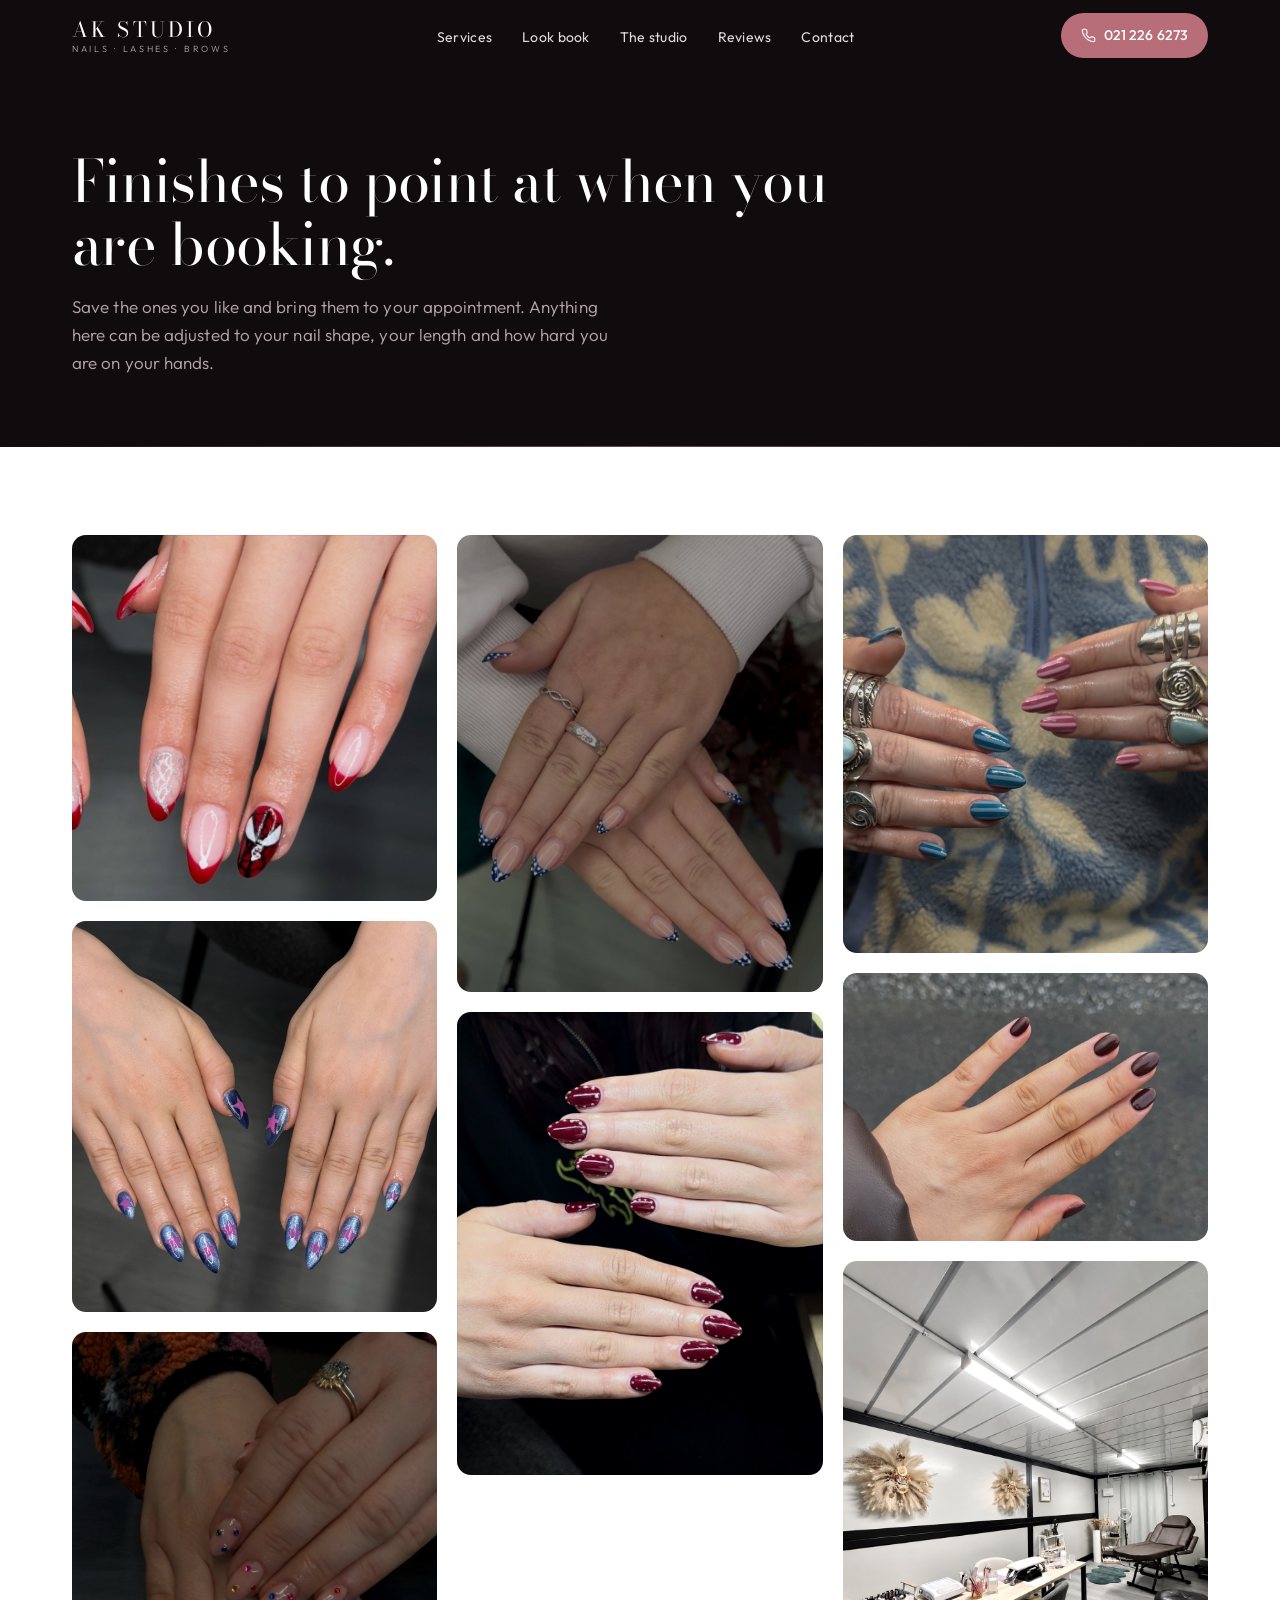
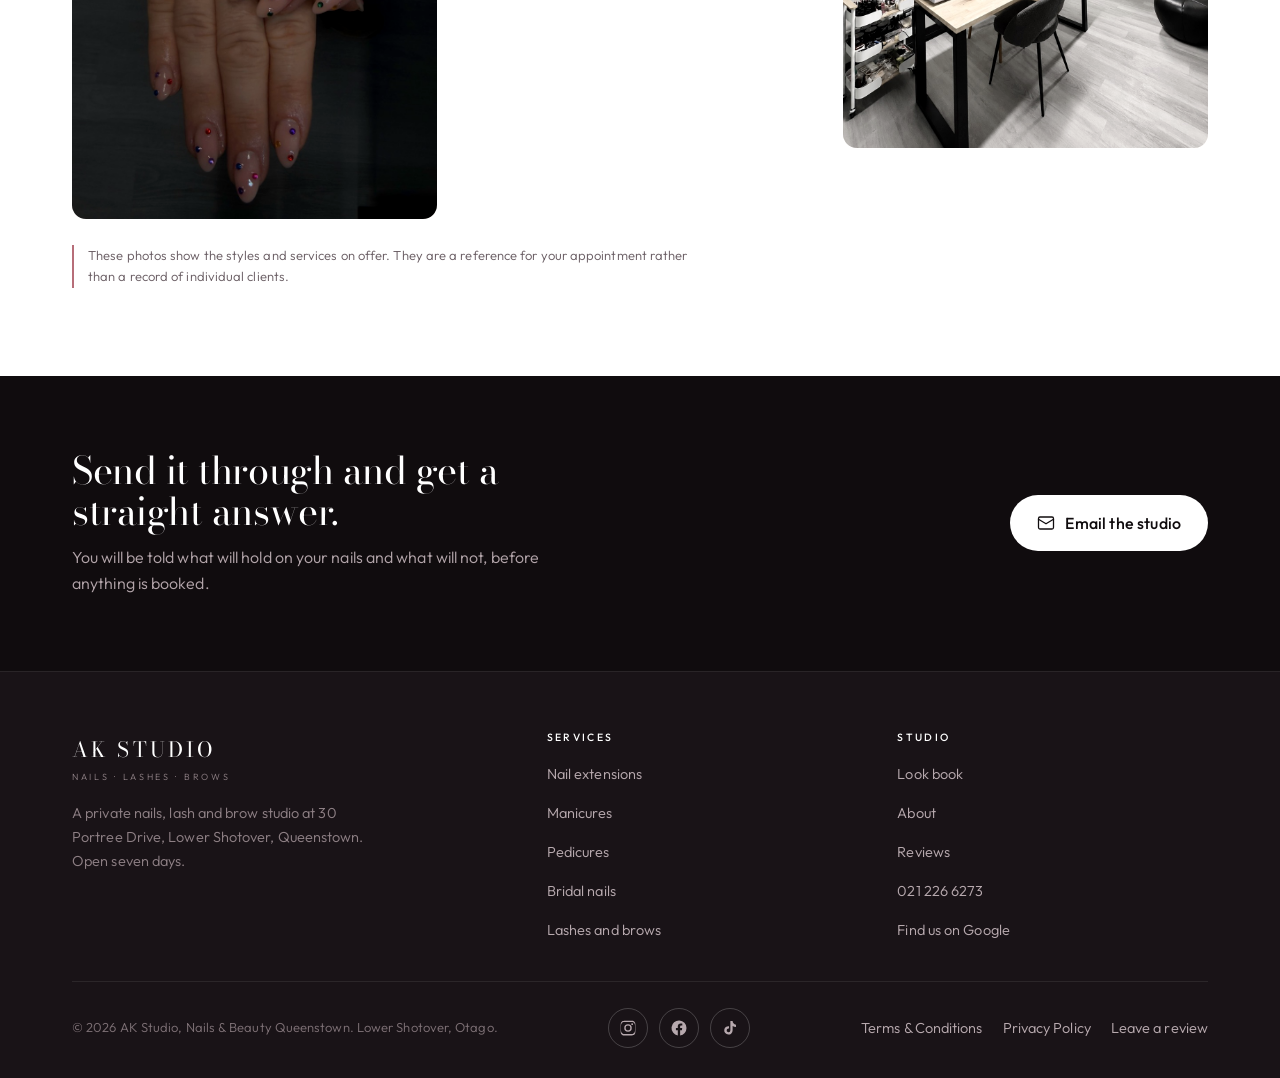
<file: gallery.html>
<!DOCTYPE html>
<html lang="en-NZ">
<head>
<meta charset="utf-8">
<meta name="viewport" content="width=device-width, initial-scale=1">
<title>Look book | AK STUDIO, Nails &amp; Beauty Queenstown</title>
<meta name="description" content="A look book of nail, lash and brow finishes available at AK Studio, Lower Shotover, Queenstown.">
<meta name="theme-color" content="#100C0E">
<link rel="icon" href="data:image/svg+xml,%3Csvg xmlns='http://www.w3.org/2000/svg' viewBox='0 0 100 100'%3E%3Crect width='100' height='100' rx='22' fill='%23100C0E'/%3E%3Ctext x='50' y='66' font-family='Georgia,serif' font-size='42' fill='%23B76E79' text-anchor='middle'%3EAK%3C/text%3E%3C/svg%3E">
<link rel="preconnect" href="https://fonts.googleapis.com">
<link rel="preconnect" href="https://fonts.gstatic.com" crossorigin>
<link href="https://fonts.googleapis.com/css2?family=Bodoni+Moda:ital,opsz,wght@0,6..96,400;0,6..96,500;1,6..96,400&family=Outfit:wght@300;400;500;600&display=swap" rel="stylesheet">
<link rel="stylesheet" href="styles.css">
</head>
<body>

<div class="intro" aria-hidden="true">
  <div class="intro-mark">AK STUDIO</div>
  <div class="intro-rule"></div>
  <div class="intro-sub">Look book</div>
</div>

<header class="nav">
  <div class="wrap nav-in">
    <a class="brand" href="index.html">
      <span class="brand-name">AK STUDIO</span>
      <span class="brand-sub">Nails &middot; Lashes &middot; Brows</span>
    </a>
    <nav>
      <ul class="nav-links">
        <li><a href="services.html">Services</a></li>
        <li><a href="gallery.html">Look book</a></li>
        <li><a href="index.html#about">The studio</a></li>
        <li><a href="index.html#reviews">Reviews</a></li>
        <li><a href="index.html#contact">Contact</a></li>
      </ul>
    </nav>
    <a class="nav-cta" href="tel:+64212266273">
      <svg viewBox="0 0 24 24" fill="none" stroke="currentColor" stroke-width="1.7" stroke-linecap="round" stroke-linejoin="round" aria-hidden="true"><path d="M22 16.9v3a2 2 0 0 1-2.2 2 19.8 19.8 0 0 1-8.6-3.1 19.5 19.5 0 0 1-6-6A19.8 19.8 0 0 1 2.1 4.2 2 2 0 0 1 4.1 2h3a2 2 0 0 1 2 1.7c.1 1 .4 1.9.7 2.8a2 2 0 0 1-.5 2.1L8.1 9.9a16 16 0 0 0 6 6l1.3-1.2a2 2 0 0 1 2.1-.5c.9.3 1.8.6 2.8.7a2 2 0 0 1 1.7 2Z"/></svg>
      021 226 6273
    </a>
    <button class="burger" aria-label="Open menu" aria-expanded="false"><span></span><span></span><span></span></button>
  </div>
</header>

<div class="mobile-menu">
  <a class="mm-link" href="services.html">Services</a>
  <a class="mm-link" href="gallery.html">Look book</a>
  <a class="mm-link" href="index.html#about">The studio</a>
  <a class="mm-link" href="index.html#reviews">Reviews</a>
  <a class="mm-link" href="index.html#contact">Contact</a>
  <div class="mm-actions">
    <a class="btn btn-primary btn-block" href="tel:+64212266273">Call 021 226 6273</a>
  </div>
</div>

<section class="page-hero">
  <div class="wrap">
    <h1>Finishes to point at when you are booking.</h1>
    <p>Save the ones you like and bring them to your appointment. Anything here can be adjusted to your nail shape, your length and how hard you are on your hands.</p>
  </div>
</section>

<section class="sec">
  <div class="wrap">
    <div class="masonry rv">
      <figure><img src="img/hero-red.jpg" alt="A set of red french tip extensions with hand painted heart detail" width="1600" height="1600" loading="lazy" decoding="async"></figure>
      <figure><img src="img/chrome-stars.jpg" alt="Blue chrome almond nails with pink star art" width="1308" height="1400" loading="lazy" decoding="async"></figure>
      <figure><img src="img/gem-nails.jpg" alt="Soft nude nails set with fine coloured gems" width="825" height="1100" loading="lazy" decoding="async"></figure>
      <figure><img src="img/polka-french.jpg" alt="Navy polka dot french tips on natural nails" width="881" height="1100" loading="lazy" decoding="async"></figure>
      <figure><img src="img/burgundy-stitch.jpg" alt="Burgundy nails with fine white stitch detail" width="868" height="1100" loading="lazy" decoding="async"></figure>
      <figure><img src="img/chrome-duo.jpg" alt="Blue and pink chrome nails worn with silver rings" width="1226" height="1400" loading="lazy" decoding="async"></figure>
      <figure><img src="img/plum-nails.jpg" alt="A natural manicure finished in a deep plum polish" width="1100" height="807" loading="lazy" decoding="async"></figure>
      <figure><img src="img/studio.jpg" alt="Inside AK Studio, with the nail desk, polish wall and treatment chair" width="1050" height="1400" loading="lazy" decoding="async"></figure>
    </div>

    <p class="note">These photos show the styles and services on offer. They are a reference for your appointment rather than a record of individual clients.</p>
  </div>
</section>

<section class="banner">
  <div class="wrap banner-in">
    <div class="rv">
      <h2>Send it through and get a straight answer.</h2>
      <p>You will be told what will hold on your nails and what will not, before anything is booked.</p>
    </div>
    <a class="btn btn-solid-light rv" href="#" data-gmail data-user="akstudionz" data-domain="gmail.com" data-su="Look%20book%20enquiry%20-%20AK%20Studio" data-body="Hi%20Antoneta%2C%0A%0AI%20saw%20a%20look%20on%20your%20site%20I%27d%20like%20to%20ask%20about%3A%0A%0AThanks%2C">
      <svg viewBox="0 0 24 24" fill="none" stroke="currentColor" stroke-width="1.7" stroke-linecap="round" stroke-linejoin="round" aria-hidden="true"><rect x="2" y="4" width="20" height="16" rx="2"/><path d="m2 7 10 6L22 7"/></svg>
      Email the studio
    </a>
  </div>
</section>

<footer class="foot">
  <div class="wrap">
    <div class="foot-top">
      <div class="foot-brand">
        <span class="brand-name" style="font-family:'Bodoni Moda',serif;font-size:21px;letter-spacing:.15em;display:block">AK STUDIO</span>
        <span class="brand-sub" style="display:block;font-size:9px;letter-spacing:.3em;text-transform:uppercase;margin-top:4px">Nails &middot; Lashes &middot; Brows</span>
        <p>A private nails, lash and brow studio at 30 Portree Drive, Lower Shotover, Queenstown. Open seven days.</p>
      </div>
      <div>
        <h4>Services</h4>
        <ul>
          <li><a href="services.html">Nail extensions</a></li>
          <li><a href="services.html">Manicures</a></li>
          <li><a href="services.html">Pedicures</a></li>
          <li><a href="services.html">Bridal nails</a></li>
          <li><a href="services.html">Lashes and brows</a></li>
        </ul>
      </div>
      <div>
        <h4>Studio</h4>
        <ul>
          <li><a href="gallery.html">Look book</a></li>
          <li><a href="index.html#about">About</a></li>
          <li><a href="index.html#reviews">Reviews</a></li>
          <li><a href="tel:+64212266273">021 226 6273</a></li>
          <li><a href="https://www.google.com/maps?cid=16195463878832353439" target="_blank" rel="noopener">Find us on Google</a></li>
        </ul>
      </div>
    </div>
    <div class="foot-bottom">
      <span>&copy; <span data-year>2026</span> AK Studio, Nails &amp; Beauty Queenstown. Lower Shotover, Otago.</span>
      <div class="socials">
        <a class="social" href="https://www.instagram.com/akstudio_nz/" target="_blank" rel="noopener" aria-label="AK Studio on Instagram">
          <svg viewBox="0 0 24 24" fill="currentColor" aria-hidden="true"><path d="M12 2.2c3.2 0 3.6 0 4.9.07 1.2.05 1.8.25 2.2.42.6.22 1 .48 1.4.9.43.42.7.83.9 1.4.18.42.38 1 .43 2.2.06 1.3.07 1.7.07 4.9s0 3.6-.07 4.9c-.05 1.2-.25 1.8-.42 2.2a3.9 3.9 0 0 1-.9 1.4c-.43.43-.84.7-1.4.9-.43.18-1 .38-2.2.43-1.3.06-1.7.07-4.9.07s-3.6 0-4.9-.07c-1.2-.05-1.8-.25-2.2-.42a3.9 3.9 0 0 1-1.4-.9 3.9 3.9 0 0 1-.9-1.4c-.18-.43-.38-1-.43-2.2C2.2 15.6 2.2 15.2 2.2 12s0-3.6.07-4.9c.05-1.2.25-1.8.42-2.2.22-.6.48-1 .9-1.4a3.9 3.9 0 0 1 1.4-.9c.43-.18 1-.38 2.2-.43C8.4 2.2 8.8 2.2 12 2.2Zm0 1.8c-3.1 0-3.5 0-4.7.07-1.1.05-1.7.24-2.1.4-.5.2-.9.44-1.3.83-.4.4-.63.8-.83 1.3-.16.4-.35 1-.4 2.1C2.6 9.9 2.6 10.3 2.6 12s0 2.1.07 3.3c.05 1.1.24 1.7.4 2.1.2.5.44.9.83 1.3.4.4.8.63 1.3.83.4.16 1 .35 2.1.4 1.2.06 1.6.07 4.7.07s3.5 0 4.7-.07c1.1-.05 1.7-.24 2.1-.4.5-.2.9-.44 1.3-.83.4-.4.63-.8.83-1.3.16-.4.35-1 .4-2.1.06-1.2.07-1.6.07-3.3s0-2.1-.07-3.3c-.05-1.1-.24-1.7-.4-2.1a3.5 3.5 0 0 0-.83-1.3 3.5 3.5 0 0 0-1.3-.83c-.4-.16-1-.35-2.1-.4C15.5 4 15.1 4 12 4Zm0 3a5 5 0 1 1 0 10 5 5 0 0 1 0-10Zm0 1.8a3.2 3.2 0 1 0 0 6.4 3.2 3.2 0 0 0 0-6.4Zm5.2-3.1a1.2 1.2 0 1 1 0 2.3 1.2 1.2 0 0 1 0-2.3Z"/></svg>
        </a>
        <a class="social" href="https://www.facebook.com/search/top?q=AK%20Studio%20Nails%20%26%20Beauty%20Queenstown" target="_blank" rel="noopener" aria-label="Find AK Studio on Facebook">
          <svg viewBox="0 0 24 24" fill="currentColor" aria-hidden="true"><path d="M22 12a10 10 0 1 0-11.6 9.9v-7H7.9V12h2.5V9.8c0-2.5 1.5-3.9 3.8-3.9 1.1 0 2.2.2 2.2.2v2.5h-1.3c-1.2 0-1.6.8-1.6 1.6V12h2.8l-.45 2.9h-2.35v7A10 10 0 0 0 22 12Z"/></svg>
        </a>
        <a class="social" href="https://www.tiktok.com/search?q=AK%20Studio%20Nails%20Queenstown" target="_blank" rel="noopener" aria-label="Find AK Studio on TikTok">
          <svg viewBox="0 0 24 24" fill="currentColor" aria-hidden="true"><path d="M16.6 5.8a4.9 4.9 0 0 1-1.1-3.1h-3v12.4a2.5 2.5 0 1 1-1.8-2.4V9.6a5.6 5.6 0 1 0 4.8 5.5V9.4a7.9 7.9 0 0 0 4.5 1.4V7.8a4.9 4.9 0 0 1-3.4-2Z"/></svg>
        </a>
      </div>
      <div class="foot-legal">
        <a href="terms.html">Terms &amp; Conditions</a>
        <a href="privacy.html">Privacy Policy</a>
        <a href="https://www.google.com/maps/place//data=!4m3!3m2!1s0x414ccb702dd14fa4:0xe0c1d8972e78f09f!12e1" target="_blank" rel="noopener">Leave a review</a>
      </div>
    </div>
  </div>
</footer>

<script src="site.js"></script>
</body>
</html>
</file>
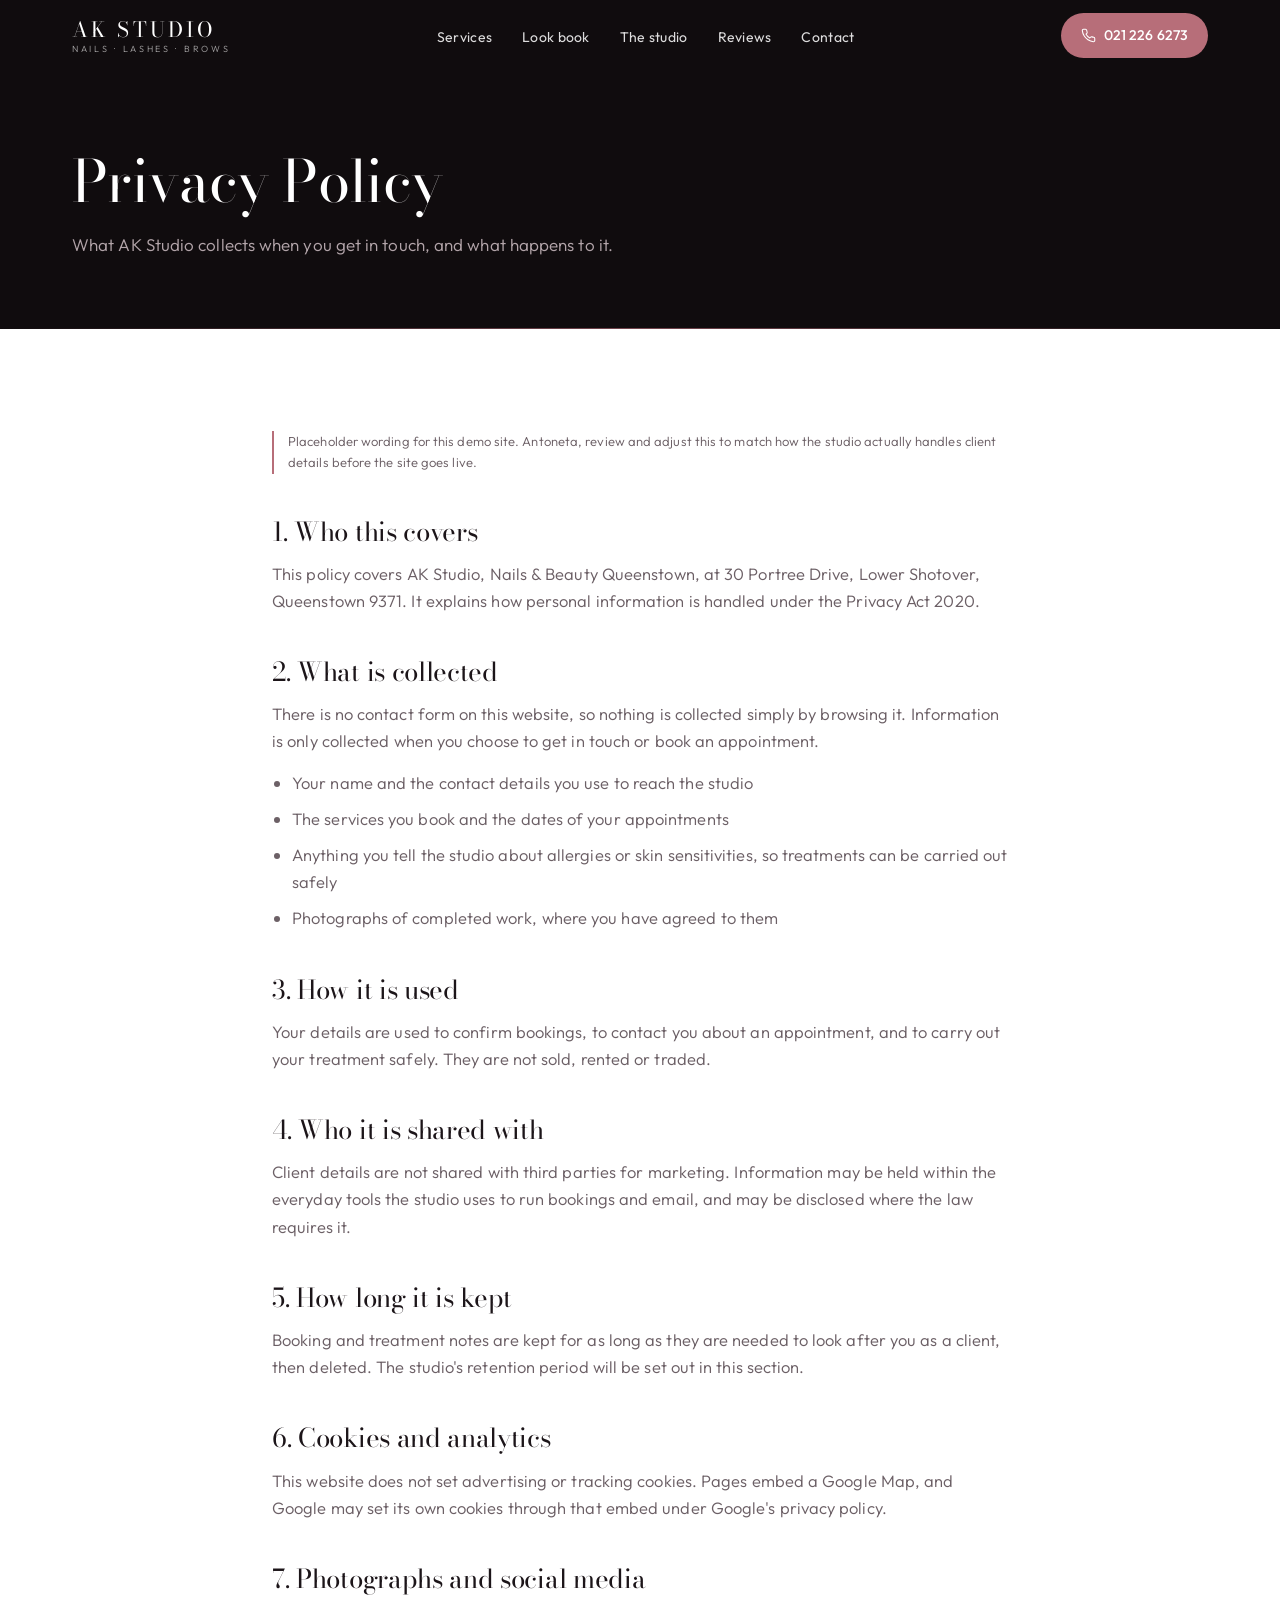
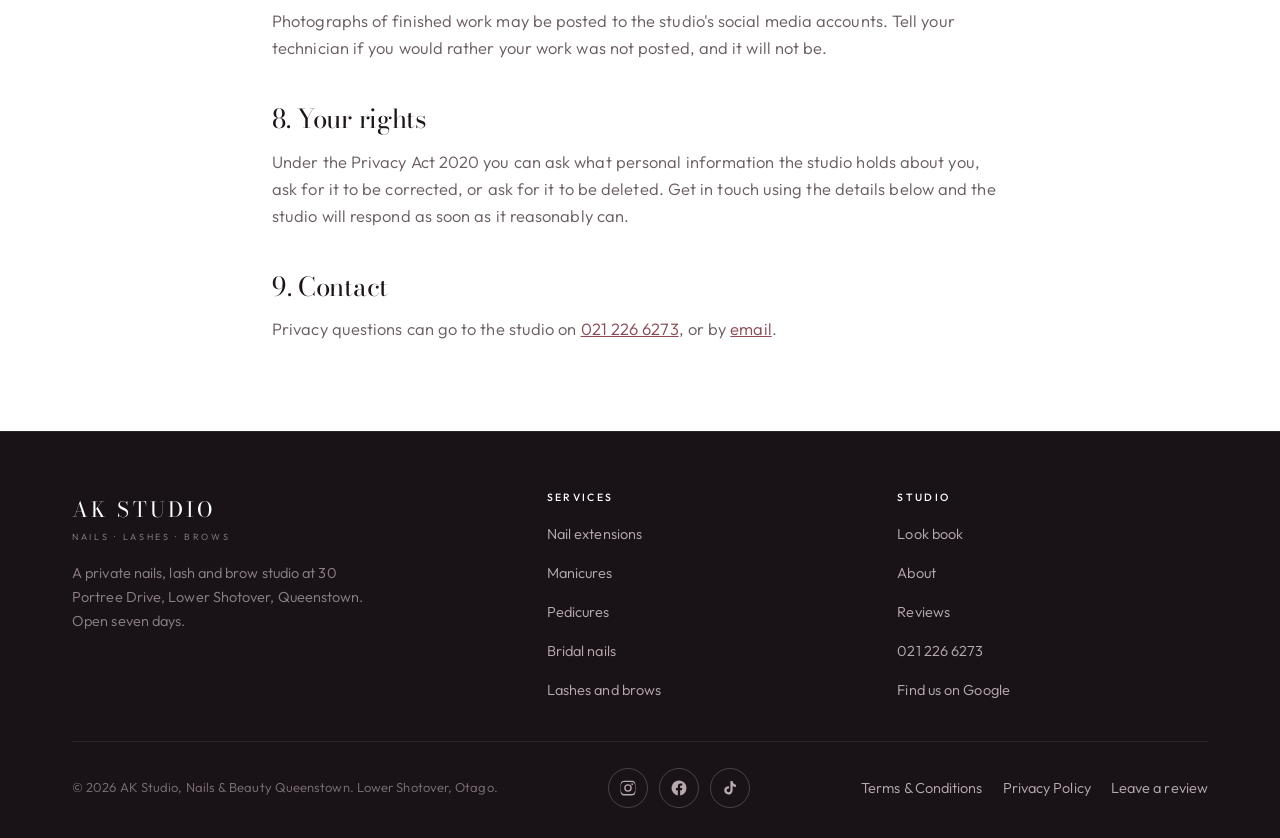
<file: privacy.html>
<!DOCTYPE html>
<html lang="en-NZ">
<head>
<meta charset="utf-8">
<meta name="viewport" content="width=device-width, initial-scale=1">
<title>Privacy Policy | AK STUDIO, Nails &amp; Beauty Queenstown</title>
<meta name="description" content="Privacy policy for AK Studio, Nails &amp; Beauty Queenstown, Lower Shotover.">
<meta name="robots" content="noindex">
<meta name="theme-color" content="#100C0E">
<link rel="icon" href="data:image/svg+xml,%3Csvg xmlns='http://www.w3.org/2000/svg' viewBox='0 0 100 100'%3E%3Crect width='100' height='100' rx='22' fill='%23100C0E'/%3E%3Ctext x='50' y='66' font-family='Georgia,serif' font-size='42' fill='%23B76E79' text-anchor='middle'%3EAK%3C/text%3E%3C/svg%3E">
<link rel="preconnect" href="https://fonts.googleapis.com">
<link rel="preconnect" href="https://fonts.gstatic.com" crossorigin>
<link href="https://fonts.googleapis.com/css2?family=Bodoni+Moda:ital,opsz,wght@0,6..96,400;0,6..96,500;1,6..96,400&family=Outfit:wght@300;400;500;600&display=swap" rel="stylesheet">
<link rel="stylesheet" href="styles.css">
</head>
<body>

<div class="intro" aria-hidden="true">
  <div class="intro-mark">AK STUDIO</div>
  <div class="intro-rule"></div>
  <div class="intro-sub">Privacy</div>
</div>

<header class="nav">
  <div class="wrap nav-in">
    <a class="brand" href="index.html">
      <span class="brand-name">AK STUDIO</span>
      <span class="brand-sub">Nails &middot; Lashes &middot; Brows</span>
    </a>
    <nav>
      <ul class="nav-links">
        <li><a href="services.html">Services</a></li>
        <li><a href="gallery.html">Look book</a></li>
        <li><a href="index.html#about">The studio</a></li>
        <li><a href="index.html#reviews">Reviews</a></li>
        <li><a href="index.html#contact">Contact</a></li>
      </ul>
    </nav>
    <a class="nav-cta" href="tel:+64212266273">
      <svg viewBox="0 0 24 24" fill="none" stroke="currentColor" stroke-width="1.7" stroke-linecap="round" stroke-linejoin="round" aria-hidden="true"><path d="M22 16.9v3a2 2 0 0 1-2.2 2 19.8 19.8 0 0 1-8.6-3.1 19.5 19.5 0 0 1-6-6A19.8 19.8 0 0 1 2.1 4.2 2 2 0 0 1 4.1 2h3a2 2 0 0 1 2 1.7c.1 1 .4 1.9.7 2.8a2 2 0 0 1-.5 2.1L8.1 9.9a16 16 0 0 0 6 6l1.3-1.2a2 2 0 0 1 2.1-.5c.9.3 1.8.6 2.8.7a2 2 0 0 1 1.7 2Z"/></svg>
      021 226 6273
    </a>
    <button class="burger" aria-label="Open menu" aria-expanded="false"><span></span><span></span><span></span></button>
  </div>
</header>

<div class="mobile-menu">
  <a class="mm-link" href="services.html">Services</a>
  <a class="mm-link" href="gallery.html">Look book</a>
  <a class="mm-link" href="index.html#about">The studio</a>
  <a class="mm-link" href="index.html#reviews">Reviews</a>
  <a class="mm-link" href="index.html#contact">Contact</a>
  <div class="mm-actions">
    <a class="btn btn-primary btn-block" href="tel:+64212266273">Call 021 226 6273</a>
  </div>
</div>

<section class="page-hero">
  <div class="wrap">
    <h1>Privacy Policy</h1>
    <p>What AK Studio collects when you get in touch, and what happens to it.</p>
  </div>
</section>

<section class="sec">
  <div class="wrap legal">
    <p class="stamp">Placeholder wording for this demo site. Antoneta, review and adjust this to match how the studio actually handles client details before the site goes live.</p>

    <h2>1. Who this covers</h2>
    <p>This policy covers AK Studio, Nails &amp; Beauty Queenstown, at 30 Portree Drive, Lower Shotover, Queenstown 9371. It explains how personal information is handled under the Privacy Act 2020.</p>

    <h2>2. What is collected</h2>
    <p>There is no contact form on this website, so nothing is collected simply by browsing it. Information is only collected when you choose to get in touch or book an appointment.</p>
    <ul>
      <li>Your name and the contact details you use to reach the studio</li>
      <li>The services you book and the dates of your appointments</li>
      <li>Anything you tell the studio about allergies or skin sensitivities, so treatments can be carried out safely</li>
      <li>Photographs of completed work, where you have agreed to them</li>
    </ul>

    <h2>3. How it is used</h2>
    <p>Your details are used to confirm bookings, to contact you about an appointment, and to carry out your treatment safely. They are not sold, rented or traded.</p>

    <h2>4. Who it is shared with</h2>
    <p>Client details are not shared with third parties for marketing. Information may be held within the everyday tools the studio uses to run bookings and email, and may be disclosed where the law requires it.</p>

    <h2>5. How long it is kept</h2>
    <p>Booking and treatment notes are kept for as long as they are needed to look after you as a client, then deleted. The studio's retention period will be set out in this section.</p>

    <h2>6. Cookies and analytics</h2>
    <p>This website does not set advertising or tracking cookies. Pages embed a Google Map, and Google may set its own cookies through that embed under Google's privacy policy.</p>

    <h2>7. Photographs and social media</h2>
    <p>Photographs of finished work may be posted to the studio's social media accounts. Tell your technician if you would rather your work was not posted, and it will not be.</p>

    <h2>8. Your rights</h2>
    <p>Under the Privacy Act 2020 you can ask what personal information the studio holds about you, ask for it to be corrected, or ask for it to be deleted. Get in touch using the details below and the studio will respond as soon as it reasonably can.</p>

    <h2>9. Contact</h2>
    <p>Privacy questions can go to the studio on <a href="tel:+64212266273" style="color:var(--accent-deep)">021 226 6273</a>, or by <a href="#" data-gmail data-user="akstudionz" data-domain="gmail.com" data-su="Privacy%20question" data-body="Hi%20Antoneta%2C%0A%0A" style="color:var(--accent-deep)">email</a>.</p>
  </div>
</section>

<footer class="foot">
  <div class="wrap">
    <div class="foot-top">
      <div class="foot-brand">
        <span class="brand-name" style="font-family:'Bodoni Moda',serif;font-size:21px;letter-spacing:.15em;display:block">AK STUDIO</span>
        <span class="brand-sub" style="display:block;font-size:9px;letter-spacing:.3em;text-transform:uppercase;margin-top:4px">Nails &middot; Lashes &middot; Brows</span>
        <p>A private nails, lash and brow studio at 30 Portree Drive, Lower Shotover, Queenstown. Open seven days.</p>
      </div>
      <div>
        <h4>Services</h4>
        <ul>
          <li><a href="services.html">Nail extensions</a></li>
          <li><a href="services.html">Manicures</a></li>
          <li><a href="services.html">Pedicures</a></li>
          <li><a href="services.html">Bridal nails</a></li>
          <li><a href="services.html">Lashes and brows</a></li>
        </ul>
      </div>
      <div>
        <h4>Studio</h4>
        <ul>
          <li><a href="gallery.html">Look book</a></li>
          <li><a href="index.html#about">About</a></li>
          <li><a href="index.html#reviews">Reviews</a></li>
          <li><a href="tel:+64212266273">021 226 6273</a></li>
          <li><a href="https://www.google.com/maps?cid=16195463878832353439" target="_blank" rel="noopener">Find us on Google</a></li>
        </ul>
      </div>
    </div>
    <div class="foot-bottom">
      <span>&copy; <span data-year>2026</span> AK Studio, Nails &amp; Beauty Queenstown. Lower Shotover, Otago.</span>
      <div class="socials">
        <a class="social" href="https://www.instagram.com/akstudio_nz/" target="_blank" rel="noopener" aria-label="AK Studio on Instagram">
          <svg viewBox="0 0 24 24" fill="currentColor" aria-hidden="true"><path d="M12 2.2c3.2 0 3.6 0 4.9.07 1.2.05 1.8.25 2.2.42.6.22 1 .48 1.4.9.43.42.7.83.9 1.4.18.42.38 1 .43 2.2.06 1.3.07 1.7.07 4.9s0 3.6-.07 4.9c-.05 1.2-.25 1.8-.42 2.2a3.9 3.9 0 0 1-.9 1.4c-.43.43-.84.7-1.4.9-.43.18-1 .38-2.2.43-1.3.06-1.7.07-4.9.07s-3.6 0-4.9-.07c-1.2-.05-1.8-.25-2.2-.42a3.9 3.9 0 0 1-1.4-.9 3.9 3.9 0 0 1-.9-1.4c-.18-.43-.38-1-.43-2.2C2.2 15.6 2.2 15.2 2.2 12s0-3.6.07-4.9c.05-1.2.25-1.8.42-2.2.22-.6.48-1 .9-1.4a3.9 3.9 0 0 1 1.4-.9c.43-.18 1-.38 2.2-.43C8.4 2.2 8.8 2.2 12 2.2Zm0 1.8c-3.1 0-3.5 0-4.7.07-1.1.05-1.7.24-2.1.4-.5.2-.9.44-1.3.83-.4.4-.63.8-.83 1.3-.16.4-.35 1-.4 2.1C2.6 9.9 2.6 10.3 2.6 12s0 2.1.07 3.3c.05 1.1.24 1.7.4 2.1.2.5.44.9.83 1.3.4.4.8.63 1.3.83.4.16 1 .35 2.1.4 1.2.06 1.6.07 4.7.07s3.5 0 4.7-.07c1.1-.05 1.7-.24 2.1-.4.5-.2.9-.44 1.3-.83.4-.4.63-.8.83-1.3.16-.4.35-1 .4-2.1.06-1.2.07-1.6.07-3.3s0-2.1-.07-3.3c-.05-1.1-.24-1.7-.4-2.1a3.5 3.5 0 0 0-.83-1.3 3.5 3.5 0 0 0-1.3-.83c-.4-.16-1-.35-2.1-.4C15.5 4 15.1 4 12 4Zm0 3a5 5 0 1 1 0 10 5 5 0 0 1 0-10Zm0 1.8a3.2 3.2 0 1 0 0 6.4 3.2 3.2 0 0 0 0-6.4Zm5.2-3.1a1.2 1.2 0 1 1 0 2.3 1.2 1.2 0 0 1 0-2.3Z"/></svg>
        </a>
        <a class="social" href="https://www.facebook.com/search/top?q=AK%20Studio%20Nails%20%26%20Beauty%20Queenstown" target="_blank" rel="noopener" aria-label="Find AK Studio on Facebook">
          <svg viewBox="0 0 24 24" fill="currentColor" aria-hidden="true"><path d="M22 12a10 10 0 1 0-11.6 9.9v-7H7.9V12h2.5V9.8c0-2.5 1.5-3.9 3.8-3.9 1.1 0 2.2.2 2.2.2v2.5h-1.3c-1.2 0-1.6.8-1.6 1.6V12h2.8l-.45 2.9h-2.35v7A10 10 0 0 0 22 12Z"/></svg>
        </a>
        <a class="social" href="https://www.tiktok.com/search?q=AK%20Studio%20Nails%20Queenstown" target="_blank" rel="noopener" aria-label="Find AK Studio on TikTok">
          <svg viewBox="0 0 24 24" fill="currentColor" aria-hidden="true"><path d="M16.6 5.8a4.9 4.9 0 0 1-1.1-3.1h-3v12.4a2.5 2.5 0 1 1-1.8-2.4V9.6a5.6 5.6 0 1 0 4.8 5.5V9.4a7.9 7.9 0 0 0 4.5 1.4V7.8a4.9 4.9 0 0 1-3.4-2Z"/></svg>
        </a>
      </div>
      <div class="foot-legal">
        <a href="terms.html">Terms &amp; Conditions</a>
        <a href="privacy.html">Privacy Policy</a>
        <a href="https://www.google.com/maps/place//data=!4m3!3m2!1s0x414ccb702dd14fa4:0xe0c1d8972e78f09f!12e1" target="_blank" rel="noopener">Leave a review</a>
      </div>
    </div>
  </div>
</footer>

<script src="site.js"></script>
</body>
</html>
</file>
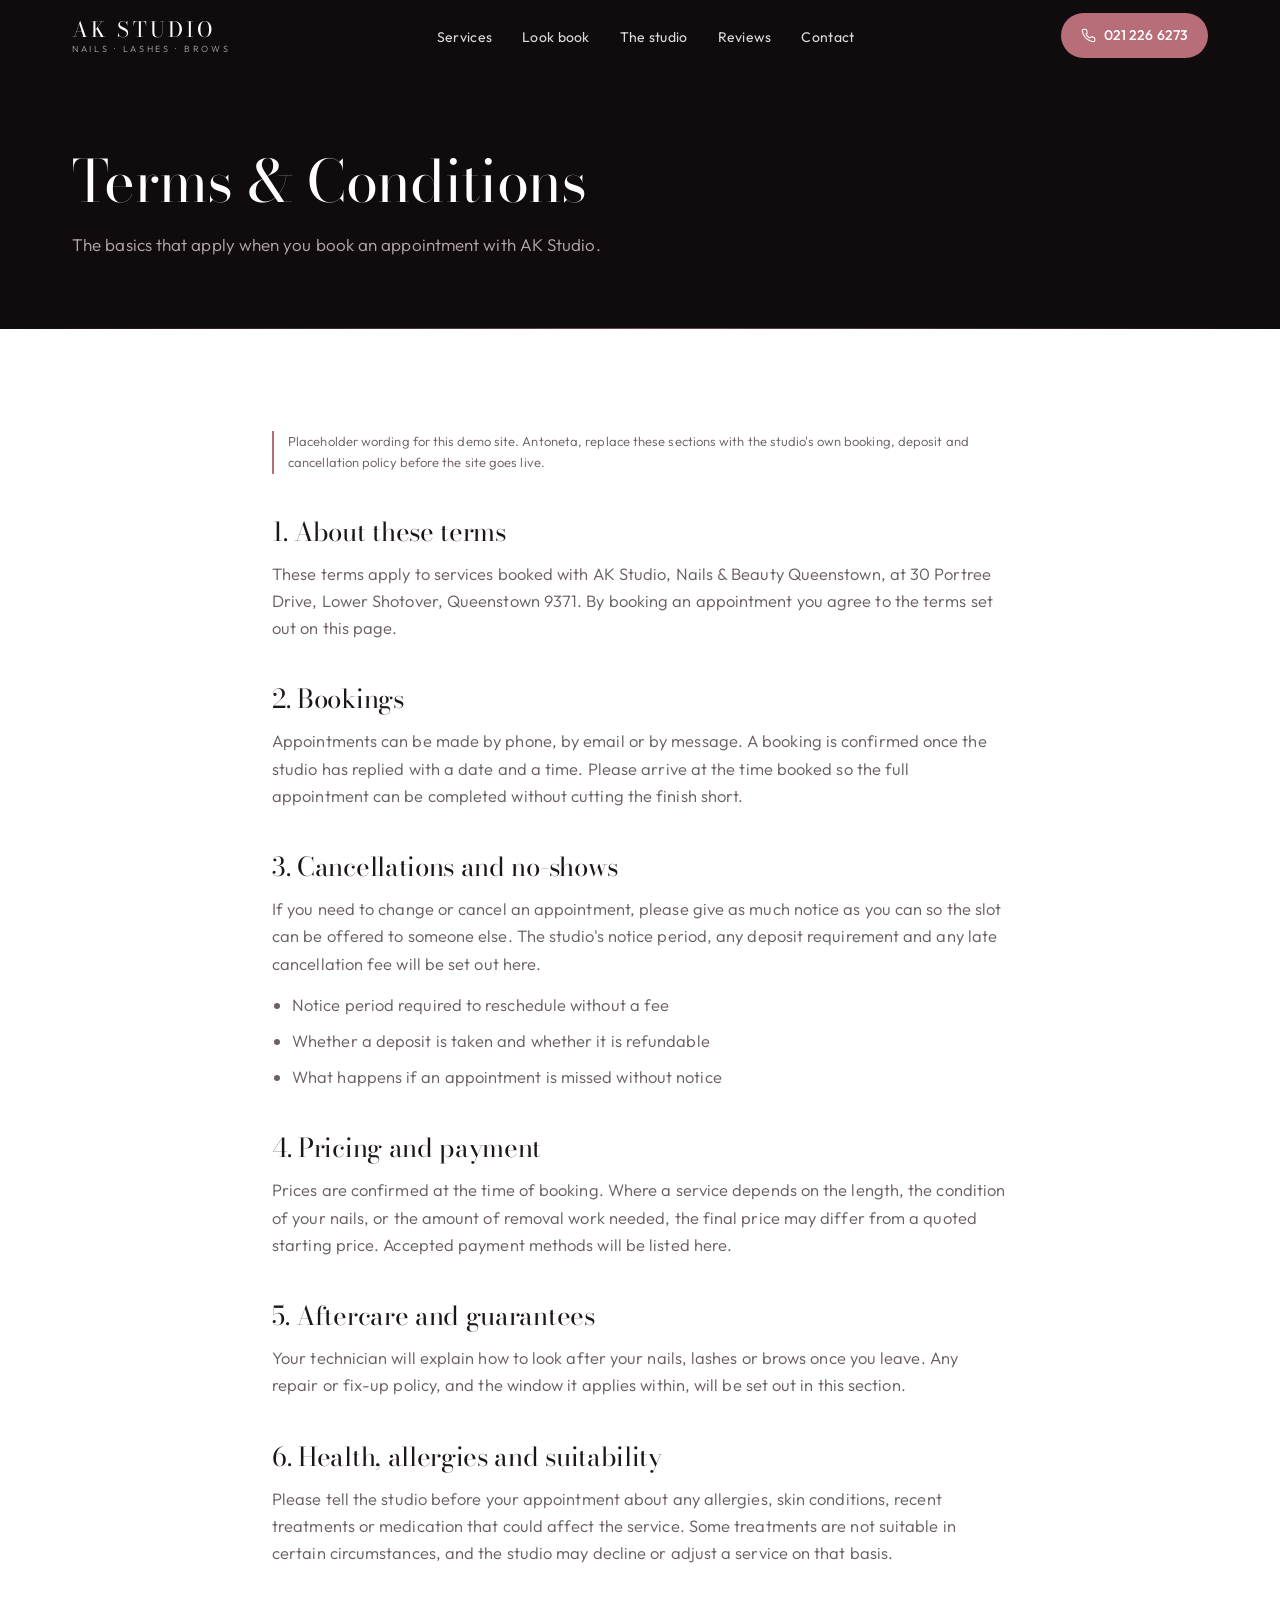
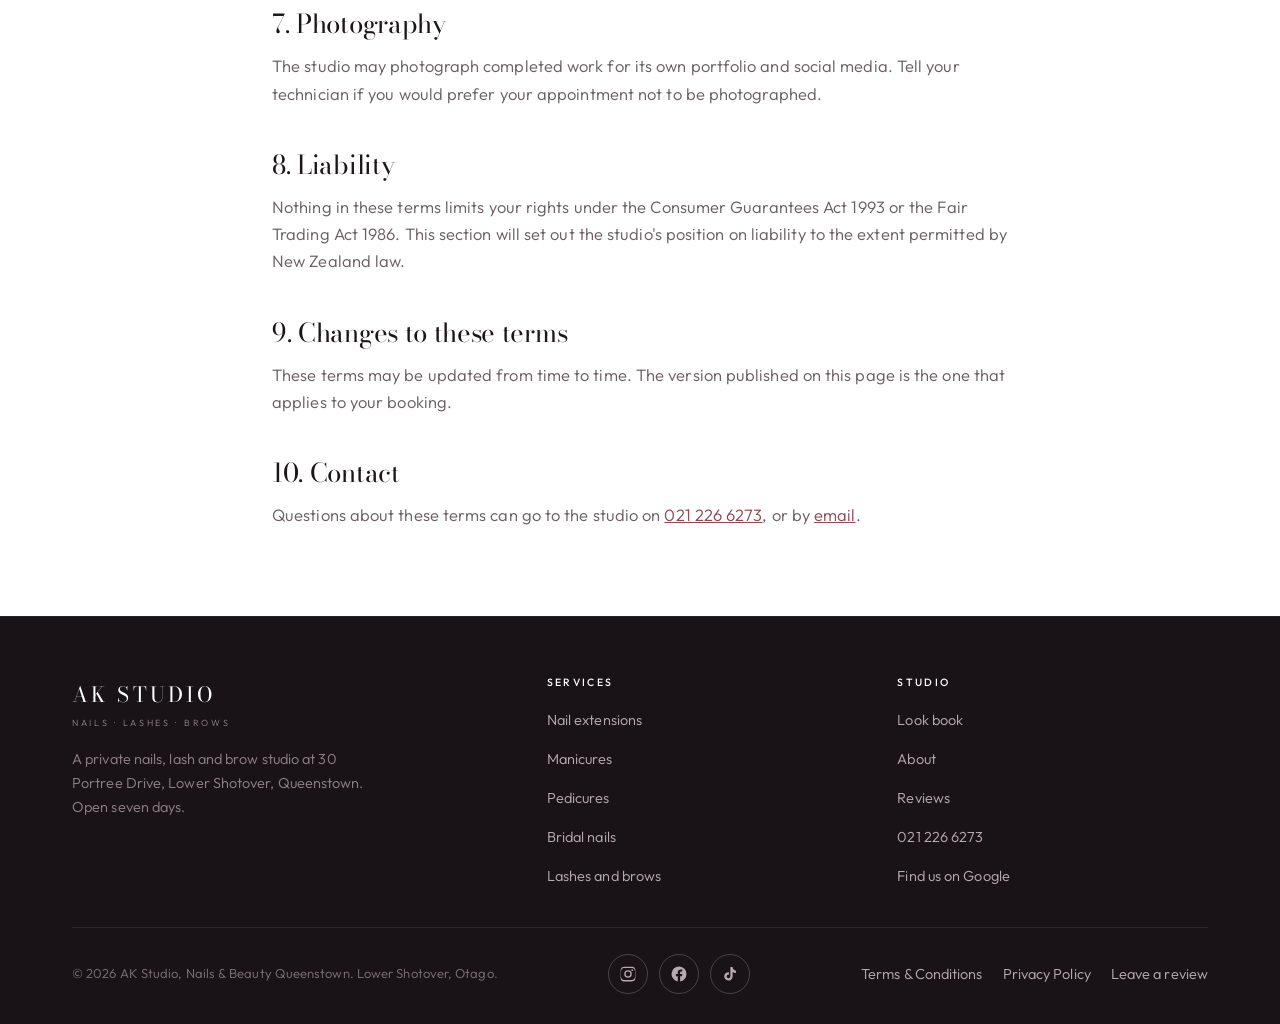
<file: terms.html>
<!DOCTYPE html>
<html lang="en-NZ">
<head>
<meta charset="utf-8">
<meta name="viewport" content="width=device-width, initial-scale=1">
<title>Terms &amp; Conditions | AK STUDIO, Nails &amp; Beauty Queenstown</title>
<meta name="description" content="Terms and conditions for AK Studio, Nails &amp; Beauty Queenstown, Lower Shotover.">
<meta name="robots" content="noindex">
<meta name="theme-color" content="#100C0E">
<link rel="icon" href="data:image/svg+xml,%3Csvg xmlns='http://www.w3.org/2000/svg' viewBox='0 0 100 100'%3E%3Crect width='100' height='100' rx='22' fill='%23100C0E'/%3E%3Ctext x='50' y='66' font-family='Georgia,serif' font-size='42' fill='%23B76E79' text-anchor='middle'%3EAK%3C/text%3E%3C/svg%3E">
<link rel="preconnect" href="https://fonts.googleapis.com">
<link rel="preconnect" href="https://fonts.gstatic.com" crossorigin>
<link href="https://fonts.googleapis.com/css2?family=Bodoni+Moda:ital,opsz,wght@0,6..96,400;0,6..96,500;1,6..96,400&family=Outfit:wght@300;400;500;600&display=swap" rel="stylesheet">
<link rel="stylesheet" href="styles.css">
</head>
<body>

<div class="intro" aria-hidden="true">
  <div class="intro-mark">AK STUDIO</div>
  <div class="intro-rule"></div>
  <div class="intro-sub">Terms</div>
</div>

<header class="nav">
  <div class="wrap nav-in">
    <a class="brand" href="index.html">
      <span class="brand-name">AK STUDIO</span>
      <span class="brand-sub">Nails &middot; Lashes &middot; Brows</span>
    </a>
    <nav>
      <ul class="nav-links">
        <li><a href="services.html">Services</a></li>
        <li><a href="gallery.html">Look book</a></li>
        <li><a href="index.html#about">The studio</a></li>
        <li><a href="index.html#reviews">Reviews</a></li>
        <li><a href="index.html#contact">Contact</a></li>
      </ul>
    </nav>
    <a class="nav-cta" href="tel:+64212266273">
      <svg viewBox="0 0 24 24" fill="none" stroke="currentColor" stroke-width="1.7" stroke-linecap="round" stroke-linejoin="round" aria-hidden="true"><path d="M22 16.9v3a2 2 0 0 1-2.2 2 19.8 19.8 0 0 1-8.6-3.1 19.5 19.5 0 0 1-6-6A19.8 19.8 0 0 1 2.1 4.2 2 2 0 0 1 4.1 2h3a2 2 0 0 1 2 1.7c.1 1 .4 1.9.7 2.8a2 2 0 0 1-.5 2.1L8.1 9.9a16 16 0 0 0 6 6l1.3-1.2a2 2 0 0 1 2.1-.5c.9.3 1.8.6 2.8.7a2 2 0 0 1 1.7 2Z"/></svg>
      021 226 6273
    </a>
    <button class="burger" aria-label="Open menu" aria-expanded="false"><span></span><span></span><span></span></button>
  </div>
</header>

<div class="mobile-menu">
  <a class="mm-link" href="services.html">Services</a>
  <a class="mm-link" href="gallery.html">Look book</a>
  <a class="mm-link" href="index.html#about">The studio</a>
  <a class="mm-link" href="index.html#reviews">Reviews</a>
  <a class="mm-link" href="index.html#contact">Contact</a>
  <div class="mm-actions">
    <a class="btn btn-primary btn-block" href="tel:+64212266273">Call 021 226 6273</a>
  </div>
</div>

<section class="page-hero">
  <div class="wrap">
    <h1>Terms &amp; Conditions</h1>
    <p>The basics that apply when you book an appointment with AK Studio.</p>
  </div>
</section>

<section class="sec">
  <div class="wrap legal">
    <p class="stamp">Placeholder wording for this demo site. Antoneta, replace these sections with the studio's own booking, deposit and cancellation policy before the site goes live.</p>

    <h2>1. About these terms</h2>
    <p>These terms apply to services booked with AK Studio, Nails &amp; Beauty Queenstown, at 30 Portree Drive, Lower Shotover, Queenstown 9371. By booking an appointment you agree to the terms set out on this page.</p>

    <h2>2. Bookings</h2>
    <p>Appointments can be made by phone, by email or by message. A booking is confirmed once the studio has replied with a date and a time. Please arrive at the time booked so the full appointment can be completed without cutting the finish short.</p>

    <h2>3. Cancellations and no-shows</h2>
    <p>If you need to change or cancel an appointment, please give as much notice as you can so the slot can be offered to someone else. The studio's notice period, any deposit requirement and any late cancellation fee will be set out here.</p>
    <ul>
      <li>Notice period required to reschedule without a fee</li>
      <li>Whether a deposit is taken and whether it is refundable</li>
      <li>What happens if an appointment is missed without notice</li>
    </ul>

    <h2>4. Pricing and payment</h2>
    <p>Prices are confirmed at the time of booking. Where a service depends on the length, the condition of your nails, or the amount of removal work needed, the final price may differ from a quoted starting price. Accepted payment methods will be listed here.</p>

    <h2>5. Aftercare and guarantees</h2>
    <p>Your technician will explain how to look after your nails, lashes or brows once you leave. Any repair or fix-up policy, and the window it applies within, will be set out in this section.</p>

    <h2>6. Health, allergies and suitability</h2>
    <p>Please tell the studio before your appointment about any allergies, skin conditions, recent treatments or medication that could affect the service. Some treatments are not suitable in certain circumstances, and the studio may decline or adjust a service on that basis.</p>

    <h2>7. Photography</h2>
    <p>The studio may photograph completed work for its own portfolio and social media. Tell your technician if you would prefer your appointment not to be photographed.</p>

    <h2>8. Liability</h2>
    <p>Nothing in these terms limits your rights under the Consumer Guarantees Act 1993 or the Fair Trading Act 1986. This section will set out the studio's position on liability to the extent permitted by New Zealand law.</p>

    <h2>9. Changes to these terms</h2>
    <p>These terms may be updated from time to time. The version published on this page is the one that applies to your booking.</p>

    <h2>10. Contact</h2>
    <p>Questions about these terms can go to the studio on <a href="tel:+64212266273" style="color:var(--accent-deep)">021 226 6273</a>, or by <a href="#" data-gmail data-user="akstudionz" data-domain="gmail.com" data-su="Question%20about%20your%20terms" data-body="Hi%20Antoneta%2C%0A%0A" style="color:var(--accent-deep)">email</a>.</p>
  </div>
</section>

<footer class="foot">
  <div class="wrap">
    <div class="foot-top">
      <div class="foot-brand">
        <span class="brand-name" style="font-family:'Bodoni Moda',serif;font-size:21px;letter-spacing:.15em;display:block">AK STUDIO</span>
        <span class="brand-sub" style="display:block;font-size:9px;letter-spacing:.3em;text-transform:uppercase;margin-top:4px">Nails &middot; Lashes &middot; Brows</span>
        <p>A private nails, lash and brow studio at 30 Portree Drive, Lower Shotover, Queenstown. Open seven days.</p>
      </div>
      <div>
        <h4>Services</h4>
        <ul>
          <li><a href="services.html">Nail extensions</a></li>
          <li><a href="services.html">Manicures</a></li>
          <li><a href="services.html">Pedicures</a></li>
          <li><a href="services.html">Bridal nails</a></li>
          <li><a href="services.html">Lashes and brows</a></li>
        </ul>
      </div>
      <div>
        <h4>Studio</h4>
        <ul>
          <li><a href="gallery.html">Look book</a></li>
          <li><a href="index.html#about">About</a></li>
          <li><a href="index.html#reviews">Reviews</a></li>
          <li><a href="tel:+64212266273">021 226 6273</a></li>
          <li><a href="https://www.google.com/maps?cid=16195463878832353439" target="_blank" rel="noopener">Find us on Google</a></li>
        </ul>
      </div>
    </div>
    <div class="foot-bottom">
      <span>&copy; <span data-year>2026</span> AK Studio, Nails &amp; Beauty Queenstown. Lower Shotover, Otago.</span>
      <div class="socials">
        <a class="social" href="https://www.instagram.com/akstudio_nz/" target="_blank" rel="noopener" aria-label="AK Studio on Instagram">
          <svg viewBox="0 0 24 24" fill="currentColor" aria-hidden="true"><path d="M12 2.2c3.2 0 3.6 0 4.9.07 1.2.05 1.8.25 2.2.42.6.22 1 .48 1.4.9.43.42.7.83.9 1.4.18.42.38 1 .43 2.2.06 1.3.07 1.7.07 4.9s0 3.6-.07 4.9c-.05 1.2-.25 1.8-.42 2.2a3.9 3.9 0 0 1-.9 1.4c-.43.43-.84.7-1.4.9-.43.18-1 .38-2.2.43-1.3.06-1.7.07-4.9.07s-3.6 0-4.9-.07c-1.2-.05-1.8-.25-2.2-.42a3.9 3.9 0 0 1-1.4-.9 3.9 3.9 0 0 1-.9-1.4c-.18-.43-.38-1-.43-2.2C2.2 15.6 2.2 15.2 2.2 12s0-3.6.07-4.9c.05-1.2.25-1.8.42-2.2.22-.6.48-1 .9-1.4a3.9 3.9 0 0 1 1.4-.9c.43-.18 1-.38 2.2-.43C8.4 2.2 8.8 2.2 12 2.2Zm0 1.8c-3.1 0-3.5 0-4.7.07-1.1.05-1.7.24-2.1.4-.5.2-.9.44-1.3.83-.4.4-.63.8-.83 1.3-.16.4-.35 1-.4 2.1C2.6 9.9 2.6 10.3 2.6 12s0 2.1.07 3.3c.05 1.1.24 1.7.4 2.1.2.5.44.9.83 1.3.4.4.8.63 1.3.83.4.16 1 .35 2.1.4 1.2.06 1.6.07 4.7.07s3.5 0 4.7-.07c1.1-.05 1.7-.24 2.1-.4.5-.2.9-.44 1.3-.83.4-.4.63-.8.83-1.3.16-.4.35-1 .4-2.1.06-1.2.07-1.6.07-3.3s0-2.1-.07-3.3c-.05-1.1-.24-1.7-.4-2.1a3.5 3.5 0 0 0-.83-1.3 3.5 3.5 0 0 0-1.3-.83c-.4-.16-1-.35-2.1-.4C15.5 4 15.1 4 12 4Zm0 3a5 5 0 1 1 0 10 5 5 0 0 1 0-10Zm0 1.8a3.2 3.2 0 1 0 0 6.4 3.2 3.2 0 0 0 0-6.4Zm5.2-3.1a1.2 1.2 0 1 1 0 2.3 1.2 1.2 0 0 1 0-2.3Z"/></svg>
        </a>
        <a class="social" href="https://www.facebook.com/search/top?q=AK%20Studio%20Nails%20%26%20Beauty%20Queenstown" target="_blank" rel="noopener" aria-label="Find AK Studio on Facebook">
          <svg viewBox="0 0 24 24" fill="currentColor" aria-hidden="true"><path d="M22 12a10 10 0 1 0-11.6 9.9v-7H7.9V12h2.5V9.8c0-2.5 1.5-3.9 3.8-3.9 1.1 0 2.2.2 2.2.2v2.5h-1.3c-1.2 0-1.6.8-1.6 1.6V12h2.8l-.45 2.9h-2.35v7A10 10 0 0 0 22 12Z"/></svg>
        </a>
        <a class="social" href="https://www.tiktok.com/search?q=AK%20Studio%20Nails%20Queenstown" target="_blank" rel="noopener" aria-label="Find AK Studio on TikTok">
          <svg viewBox="0 0 24 24" fill="currentColor" aria-hidden="true"><path d="M16.6 5.8a4.9 4.9 0 0 1-1.1-3.1h-3v12.4a2.5 2.5 0 1 1-1.8-2.4V9.6a5.6 5.6 0 1 0 4.8 5.5V9.4a7.9 7.9 0 0 0 4.5 1.4V7.8a4.9 4.9 0 0 1-3.4-2Z"/></svg>
        </a>
      </div>
      <div class="foot-legal">
        <a href="terms.html">Terms &amp; Conditions</a>
        <a href="privacy.html">Privacy Policy</a>
        <a href="https://www.google.com/maps/place//data=!4m3!3m2!1s0x414ccb702dd14fa4:0xe0c1d8972e78f09f!12e1" target="_blank" rel="noopener">Leave a review</a>
      </div>
    </div>
  </div>
</footer>

<script src="site.js"></script>
</body>
</html>
</file>
<file: styles.css>
/* AK STUDIO - Nails & Beauty Queenstown
   Archetype: Premium  |  Type: Bodoni Moda + Outfit */

:root{
  --ink:#100C0E;
  --ink-2:#191317;
  --ink-3:#241B20;
  --bone:#F7F2EE;
  --paper:#FFFFFF;
  --text:#1C1519;
  --muted:#6C6066;
  --line:rgba(16,12,14,.12);
  --line-soft:rgba(16,12,14,.07);
  --accent:#B76E79;
  --accent-deep:#8E4A55;
  --accent-soft:rgba(183,110,121,.14);
  --radius:14px;
  --radius-lg:22px;
  --shadow:0 18px 50px -28px rgba(16,12,14,.45);
  --maxw:1180px;
  --ease:cubic-bezier(.22,.61,.36,1);
}

*,*::before,*::after{box-sizing:border-box}

html,body{max-width:100%;overflow-x:hidden}

html{scroll-behavior:smooth;-webkit-text-size-adjust:100%}

body{
  margin:0;
  background:var(--paper);
  color:var(--text);
  font-family:'Outfit',-apple-system,BlinkMacSystemFont,'Segoe UI',sans-serif;
  font-size:17px;
  line-height:1.65;
  font-weight:330;
  letter-spacing:.005em;
  -webkit-font-smoothing:antialiased;
}

img{max-width:100%;height:auto;display:block;image-orientation:from-image}

a{color:inherit}

h1,h2,h3,h4{
  font-family:'Bodoni Moda',Georgia,'Times New Roman',serif;
  font-weight:400;
  line-height:1.08;
  letter-spacing:-.012em;
  margin:0;
}

p{margin:0}

.wrap{width:100%;max-width:var(--maxw);margin:0 auto;padding:0 22px}

.eyebrow{
  font-family:'Outfit',sans-serif;
  font-size:11px;
  font-weight:500;
  letter-spacing:.24em;
  text-transform:uppercase;
  color:var(--accent-deep);
  display:flex;
  align-items:center;
  gap:11px;
  margin:0 0 18px;
}
.eyebrow::before{content:"";width:26px;height:1px;background:var(--accent);flex:none}
.eyebrow.on-dark{color:#E3B7BC}
.eyebrow.on-dark::before{background:var(--accent)}
.eyebrow.center{justify-content:center}

.sec{padding:88px 0}
.sec-bone{background:var(--bone)}
.sec-ink{background:var(--ink);color:#EFE7E9}

.sec-head{max-width:640px;margin:0 0 46px}
.sec-head.center{margin-left:auto;margin-right:auto;text-align:center}
.sec-head.center .eyebrow{justify-content:center}
.sec-head h2{font-size:clamp(30px,5.4vw,46px)}
.sec-head p{margin-top:18px;color:var(--muted);font-size:17px}
.sec-ink .sec-head p{color:#B2A4A9}

/* ---------- buttons ---------- */
.btn{
  display:inline-flex;align-items:center;justify-content:center;gap:10px;
  min-height:52px;padding:14px 26px;
  border-radius:999px;border:1px solid transparent;
  font-family:'Outfit',sans-serif;font-size:16px;font-weight:500;letter-spacing:.01em;
  text-decoration:none;cursor:pointer;
  transition:transform .3s var(--ease),background .3s var(--ease),color .3s var(--ease),border-color .3s var(--ease),box-shadow .3s var(--ease);
}
.btn svg{width:18px;height:18px;flex:none}
.btn-primary{background:var(--accent);color:#fff;box-shadow:0 14px 30px -16px rgba(183,110,121,.9)}
.btn-primary:hover{background:var(--accent-deep);transform:translateY(-2px)}
.btn-ghost{background:transparent;color:var(--text);border-color:var(--line)}
.btn-ghost:hover{border-color:var(--accent);color:var(--accent-deep);transform:translateY(-2px)}
.btn-light{background:rgba(255,255,255,.09);color:#fff;border-color:rgba(255,255,255,.3);backdrop-filter:blur(8px);-webkit-backdrop-filter:blur(8px)}
.btn-light:hover{background:#fff;color:var(--ink);border-color:#fff;transform:translateY(-2px)}
.btn-solid-light{background:#fff;color:var(--ink)}
.btn-solid-light:hover{background:var(--accent);color:#fff;transform:translateY(-2px)}
.btn-block{width:100%}

/* ---------- intro animation ---------- */
.intro{
  position:fixed;inset:0;z-index:9000;
  background:var(--ink);
  display:flex;align-items:center;justify-content:center;flex-direction:column;gap:16px;
  transition:opacity .7s var(--ease),visibility .7s var(--ease);
}
.intro.done{opacity:0;visibility:hidden;pointer-events:none}
.intro-mark{
  font-family:'Bodoni Moda',serif;font-size:44px;color:#fff;letter-spacing:.16em;
  opacity:0;transform:translateY(12px);
  animation:introUp .9s var(--ease) .12s forwards;
}
.intro-sub{
  font-size:10px;letter-spacing:.36em;text-transform:uppercase;color:#B76E79;
  opacity:0;animation:introFade .9s var(--ease) .4s forwards;
}
.intro-rule{width:0;height:1px;background:var(--accent);animation:introRule 1s var(--ease) .25s forwards}
@keyframes introUp{to{opacity:1;transform:none}}
@keyframes introFade{to{opacity:1}}
@keyframes introRule{to{width:120px}}

/* ---------- reveal ---------- */
.rv{opacity:0;transform:translateY(26px);transition:opacity .85s var(--ease),transform .85s var(--ease)}
.rv.in{opacity:1;transform:none}

/* ---------- nav ---------- */
.nav{
  position:fixed;top:0;left:0;right:0;z-index:200;
  padding:13px 0;
  transition:background .4s var(--ease),box-shadow .4s var(--ease),border-color .4s var(--ease);
  border-bottom:1px solid transparent;
}
.nav.solid{background:rgba(255,255,255,.94);backdrop-filter:blur(14px);-webkit-backdrop-filter:blur(14px);border-bottom-color:var(--line-soft);box-shadow:0 10px 34px -30px rgba(16,12,14,.8)}
.nav-in{display:flex;align-items:center;justify-content:space-between;gap:18px}
.brand{display:flex;flex-direction:column;text-decoration:none;line-height:1.1}
.brand-name{font-family:'Bodoni Moda',serif;font-size:21px;letter-spacing:.15em;color:#fff;transition:color .4s var(--ease)}
.brand-sub{font-size:9px;letter-spacing:.3em;text-transform:uppercase;color:rgba(255,255,255,.6);transition:color .4s var(--ease);margin-top:3px}
.nav.solid .brand-name{color:var(--ink)}
.nav.solid .brand-sub{color:var(--muted)}

.nav-links{display:flex;align-items:center;gap:30px;list-style:none;margin:0;padding:0}
.nav-links a{
  text-decoration:none;font-size:14px;font-weight:400;letter-spacing:.02em;color:rgba(255,255,255,.86);
  position:relative;padding:6px 0;transition:color .3s var(--ease);
}
.nav-links a::after{content:"";position:absolute;left:0;bottom:0;height:1px;width:100%;background:var(--accent);transform:scaleX(0);transform-origin:left;transition:transform .35s var(--ease)}
.nav-links a:hover::after{transform:scaleX(1)}
.nav.solid .nav-links a{color:var(--text)}
.nav-cta{
  display:inline-flex;align-items:center;gap:8px;min-height:44px;padding:11px 20px;border-radius:999px;
  background:var(--accent);color:#fff;text-decoration:none;font-size:14px;font-weight:500;white-space:nowrap;
  transition:background .3s var(--ease),transform .3s var(--ease);
}
.nav-cta:hover{background:var(--accent-deep);transform:translateY(-1px)}
.nav-cta svg{width:15px;height:15px}

.burger{
  display:none;width:46px;height:46px;border:1px solid rgba(255,255,255,.3);background:transparent;
  border-radius:12px;flex-direction:column;align-items:center;justify-content:center;cursor:pointer;padding:0;
  transition:border-color .3s var(--ease);
}
.burger span{display:block;flex:none;width:18px;height:1.4px;background:#fff;margin:3px 0;transition:background .3s var(--ease),transform .3s var(--ease),opacity .3s var(--ease)}
.nav.solid .burger{border-color:var(--line)}
.nav.solid .burger span{background:var(--ink)}
.burger.open span:nth-child(1){transform:translateY(4.4px) rotate(45deg)}
.burger.open span:nth-child(2){opacity:0}
.burger.open span:nth-child(3){transform:translateY(-4.4px) rotate(-45deg)}

.mobile-menu{
  position:fixed;inset:0;z-index:190;background:var(--ink);
  display:flex;flex-direction:column;justify-content:center;gap:6px;padding:90px 26px 40px;
  opacity:0;visibility:hidden;transform:translateY(-12px);
  transition:opacity .4s var(--ease),visibility .4s var(--ease),transform .4s var(--ease);
}
.mobile-menu.open{opacity:1;visibility:visible;transform:none}
.mobile-menu a.mm-link{
  color:#F2E9EB;text-decoration:none;font-family:'Bodoni Moda',serif;font-size:30px;
  padding:13px 0;border-bottom:1px solid rgba(255,255,255,.09);
}
.mobile-menu .mm-actions{display:flex;flex-direction:column;gap:12px;margin-top:28px}

/* ---------- hero ---------- */
.hero{
  position:relative;min-height:100svh;background:var(--ink);
  display:flex;align-items:center;padding:120px 0 56px;overflow:hidden;
}
.hero-slides{position:absolute;inset:0}
.hero-slide{position:absolute;inset:0;opacity:0;transition:opacity 1.9s var(--ease)}
.hero-slide.on{opacity:1}
.hero-slide img{width:100%;height:100%;object-fit:cover;filter:saturate(.78) contrast(1.06) brightness(.9)}
.hero-scrim{
  position:absolute;inset:0;
  background:linear-gradient(180deg,rgba(16,12,14,.78) 0%,rgba(16,12,14,.5) 38%,rgba(16,12,14,.82) 100%);
}
.hero-scrim::after{content:"";position:absolute;inset:0;background:linear-gradient(90deg,rgba(16,12,14,.62) 0%,rgba(16,12,14,.14) 62%,transparent 100%)}
.hero-in{position:relative;z-index:3;width:100%;max-width:var(--maxw);margin:0 auto;padding:0 22px;color:#fff}
.hero-copy{max-width:660px}
.hero h1{font-size:clamp(38px,8.4vw,72px);color:#fff;text-wrap:balance}
.hero h1 em{font-style:italic;color:#E7C3C8}
.hero-lead{margin-top:22px;font-size:clamp(16px,2.4vw,19px);color:rgba(255,255,255,.85);max-width:520px;line-height:1.62}
.hero-actions{display:flex;flex-wrap:wrap;gap:12px;margin-top:32px}

.hero-quote{
  margin-top:34px;max-width:460px;
  background:rgba(255,255,255,.09);
  border:1px solid rgba(255,255,255,.2);
  backdrop-filter:blur(16px);-webkit-backdrop-filter:blur(16px);
  border-radius:var(--radius);padding:18px 20px;
}
.hero-quote .stars{display:flex;gap:3px;margin-bottom:9px}
.hero-quote .stars svg{width:14px;height:14px;fill:#E7C3C8}
.hq-slide{display:none}
.hq-slide.on{display:block;animation:hqIn .8s var(--ease)}
@keyframes hqIn{from{opacity:0;transform:translateY(7px)}to{opacity:1;transform:none}}
.hq-text{font-size:14.5px;line-height:1.6;color:rgba(255,255,255,.93)}
.hq-meta{margin-top:9px;font-size:10.5px;letter-spacing:.2em;text-transform:uppercase;color:rgba(255,255,255,.62)}
.hq-tag{
  display:inline-block;margin-top:12px;font-size:9px;letter-spacing:.2em;text-transform:uppercase;
  color:rgba(255,255,255,.5);border:1px solid rgba(255,255,255,.2);border-radius:999px;padding:3px 9px;
}

.hero-scroll{
  position:absolute;left:50%;bottom:26px;transform:translateX(-50%);z-index:3;
  display:flex;flex-direction:column;align-items:center;gap:8px;
  font-size:9.5px;letter-spacing:.28em;text-transform:uppercase;color:rgba(255,255,255,.5);
  text-decoration:none;
}
.hero-scroll i{display:block;width:1px;height:34px;background:linear-gradient(180deg,rgba(255,255,255,.5),transparent)}

/* ---------- services ---------- */
.svc-grid{display:grid;grid-template-columns:repeat(3,1fr);gap:26px}
.svc{
  background:var(--paper);border:1px solid var(--line-soft);border-radius:var(--radius-lg);
  overflow:hidden;display:flex;flex-direction:column;
  transition:transform .45s var(--ease),box-shadow .45s var(--ease),border-color .45s var(--ease);
}
.svc:hover{transform:translateY(-6px);box-shadow:var(--shadow);border-color:var(--line)}
.svc-img{position:relative;aspect-ratio:4/3;overflow:hidden;background:var(--ink-2)}
.svc-img img{width:100%;height:100%;object-fit:cover;filter:saturate(.8) contrast(1.05);transition:transform 1s var(--ease)}
.svc:hover .svc-img img{transform:scale(1.055)}
.svc-num{
  position:absolute;top:14px;left:14px;z-index:2;
  font-family:'Bodoni Moda',serif;font-size:12px;letter-spacing:.14em;color:#fff;
  background:rgba(16,12,14,.55);backdrop-filter:blur(6px);-webkit-backdrop-filter:blur(6px);
  border:1px solid rgba(255,255,255,.22);border-radius:999px;padding:5px 11px;
}
.svc-body{padding:24px 24px 28px;display:flex;flex-direction:column;gap:11px;flex:1}
.svc-body h3{font-size:22px}
.svc-body p{color:var(--muted);font-size:15.5px;line-height:1.62}

/* ---------- lookbook (masonry, natural aspect) ---------- */
.masonry{column-count:3;column-gap:20px}
.masonry figure{break-inside:avoid;margin:0 0 20px;border-radius:var(--radius);overflow:hidden;background:var(--bone)}
.masonry img{width:100%;height:auto;display:block;filter:saturate(.82) contrast(1.04);transition:transform .9s var(--ease),filter .6s var(--ease)}
.masonry figure:hover img{transform:scale(1.04);filter:saturate(1) contrast(1.04)}

/* ---------- about ---------- */
.split{display:grid;grid-template-columns:1fr 1fr;gap:60px;align-items:center}
.about-media{position:relative}
.about-media img{width:100%;aspect-ratio:4/3;object-fit:cover;border-radius:var(--radius-lg);filter:saturate(.8) contrast(1.05)}
.about-tag{
  position:absolute;right:-10px;bottom:-16px;background:var(--accent);color:#fff;
  border-radius:var(--radius);padding:16px 20px;max-width:200px;box-shadow:var(--shadow);
}
.about-tag strong{display:block;font-family:'Bodoni Moda',serif;font-size:30px;line-height:1}
.about-tag span{display:block;font-size:11px;letter-spacing:.16em;text-transform:uppercase;margin-top:5px;opacity:.9}
.about-copy h2{font-size:clamp(28px,4.8vw,42px)}
.about-copy p{color:var(--muted);margin-top:18px;font-size:16.5px}
.checks{list-style:none;margin:30px 0 0;padding:0;display:flex;flex-direction:column;gap:14px}
.checks li{display:flex;gap:13px;align-items:flex-start;font-size:16px;color:var(--text)}
.checks svg{width:20px;height:20px;flex:none;margin-top:2px;color:var(--accent)}

/* ---------- technician ---------- */
.tech-grid{display:grid;grid-template-columns:1.05fr 1fr;gap:44px;align-items:stretch}
.tech-card{
  background:var(--ink);color:#F2E9EB;border-radius:var(--radius-lg);padding:44px 38px;
  display:flex;flex-direction:column;justify-content:center;gap:18px;
}
.avatar{
  width:96px;height:96px;border-radius:50%;background:var(--ink-3);
  border:1px solid var(--accent);
  object-fit:cover;object-position:center 20%;
  box-shadow:0 0 0 7px rgba(183,110,121,.12);
}
.tech-card h3{font-size:32px;color:#fff}
.tech-role{font-size:11px;letter-spacing:.22em;text-transform:uppercase;color:var(--accent)}
.tech-card p{color:#B7A9AE;font-size:16px}
.tech-list{display:flex;flex-direction:column;gap:16px}
.tech-item{
  background:var(--paper);border:1px solid var(--line-soft);border-radius:var(--radius);
  padding:24px 26px;display:flex;gap:16px;align-items:flex-start;
  transition:border-color .4s var(--ease),transform .4s var(--ease);
}
.tech-item:hover{border-color:var(--accent);transform:translateX(4px)}
.tech-item svg{width:22px;height:22px;flex:none;color:var(--accent);margin-top:3px}
.tech-item h4{font-size:19px;margin-bottom:5px}
.tech-item p{color:var(--muted);font-size:15px}

/* ---------- reviews ---------- */
.rating-bar{
  display:flex;flex-wrap:wrap;align-items:center;gap:18px;
  border:1px solid var(--line);border-radius:var(--radius);padding:18px 22px;margin-bottom:38px;background:var(--paper);
}
.rating-score{font-family:'Bodoni Moda',serif;font-size:38px;line-height:1;color:var(--ink)}
.rating-meta{display:flex;flex-direction:column;gap:5px}
.rating-meta .stars{display:flex;gap:3px}
.rating-meta .stars svg{width:15px;height:15px;fill:var(--accent)}
.rating-meta span{font-size:13.5px;color:var(--muted)}
.rating-bar .btn{margin-left:auto}

.rev-grid{display:grid;grid-template-columns:repeat(2,1fr);gap:22px}
.rev{
  background:var(--paper);border:1px solid var(--line-soft);border-radius:var(--radius-lg);
  padding:28px 28px 24px;display:flex;flex-direction:column;gap:14px;
  transition:transform .45s var(--ease),box-shadow .45s var(--ease);
}
.rev:hover{transform:translateY(-4px);box-shadow:var(--shadow)}
.rev .stars{display:flex;gap:3px}
.rev .stars svg{width:15px;height:15px;fill:var(--accent)}
.rev p{font-size:16px;line-height:1.68;color:var(--text)}
.rev-foot{display:flex;align-items:center;gap:12px;margin-top:auto;padding-top:8px;border-top:1px solid var(--line-soft)}
.rev-ini{
  width:38px;height:38px;border-radius:50%;background:var(--accent-soft);color:var(--accent-deep);
  display:flex;align-items:center;justify-content:center;font-size:13px;font-weight:500;flex:none;
}
.rev-who strong{display:block;font-size:14.5px;font-weight:500}
.rev-who span{display:block;font-size:12.5px;color:var(--muted)}
.note{
  margin-top:26px;font-size:13px;color:var(--muted);
  border-left:2px solid var(--accent);padding-left:14px;max-width:640px;
}

/* ---------- review banner ---------- */
.banner{background:var(--ink);color:#fff;padding:74px 0}
.banner-in{display:flex;flex-wrap:wrap;align-items:center;justify-content:space-between;gap:28px}
.banner h2{font-size:clamp(26px,4.4vw,38px);color:#fff;max-width:560px}
.banner p{color:#B2A4A9;margin-top:12px;max-width:520px;font-size:16px}

/* ---------- contact ---------- */
.contact{background:var(--ink);color:#EFE7E9;padding:92px 0}
.contact-grid{display:grid;grid-template-columns:1fr 1fr;gap:56px}
.contact h2{font-size:clamp(28px,4.8vw,42px);color:#fff}
.contact-lead{color:#B2A4A9;margin-top:16px;font-size:16.5px;max-width:440px}
.info{list-style:none;margin:34px 0 0;padding:0;display:flex;flex-direction:column;gap:2px}
.info li{display:flex;gap:15px;align-items:flex-start;padding:15px 0;border-bottom:1px solid rgba(255,255,255,.08)}
.info svg{width:19px;height:19px;flex:none;color:var(--accent);margin-top:3px}
.info strong{display:block;font-size:10.5px;letter-spacing:.2em;text-transform:uppercase;color:#8D7F84;font-weight:500;margin-bottom:4px}
.info span,.info a{font-size:16px;color:#F2E9EB;text-decoration:none;line-height:1.5}
.info a:hover{color:var(--accent)}

.socials{display:flex;gap:11px;margin-top:28px}
.social{
  width:46px;height:46px;border-radius:50%;border:1px solid rgba(255,255,255,.2);
  display:flex;align-items:center;justify-content:center;color:#EFE7E9;
  transition:background .3s var(--ease),border-color .3s var(--ease),color .3s var(--ease),transform .3s var(--ease);
}
.social svg{width:18px;height:18px}
.social:hover{background:var(--accent);border-color:var(--accent);color:#fff;transform:translateY(-3px)}

.contact-card{
  background:rgba(255,255,255,.05);border:1px solid rgba(255,255,255,.14);
  border-radius:var(--radius-lg);padding:34px 30px;
  display:flex;flex-direction:column;gap:14px;justify-content:center;
}
.contact-card h3{font-size:26px;color:#fff}
.contact-card p{color:#B2A4A9;font-size:15.5px;margin-bottom:8px}
.contact-card .btn{min-height:60px;font-size:17px}
.card-note{font-size:12.5px;color:#8D7F84;margin-top:6px;text-align:center}

/* ---------- map ---------- */
.map-sec{padding:0 0 0;background:var(--ink)}
.map-wrap{
  width:100%;max-width:var(--maxw);margin:0 auto;padding:0 22px 76px;
}
.map-frame{position:relative;width:100%;border-radius:var(--radius-lg);overflow:hidden;border:1px solid rgba(255,255,255,.13)}
.map-frame iframe{display:block;width:100%;height:420px;border:0;filter:grayscale(.35) contrast(1.03)}

/* ---------- footer ---------- */
.foot{background:var(--ink-2);color:#B7A9AE;padding:60px 0 30px;border-top:1px solid rgba(255,255,255,.07)}
.foot-top{display:grid;grid-template-columns:1.4fr 1fr 1fr;gap:40px;padding-bottom:38px;border-bottom:1px solid rgba(255,255,255,.08)}
.foot-brand .brand-name{color:#fff}
.foot-brand .brand-sub{color:#8D7F84}
.foot-brand p{margin-top:16px;font-size:14.5px;max-width:300px;color:#8D7F84}
.foot h4{font-family:'Outfit',sans-serif;font-size:10.5px;letter-spacing:.22em;text-transform:uppercase;color:#fff;margin-bottom:16px;font-weight:500}
.foot ul{list-style:none;margin:0;padding:0;display:flex;flex-direction:column;gap:11px}
.foot a{color:#B7A9AE;text-decoration:none;font-size:14.5px;transition:color .3s var(--ease)}
.foot a:hover{color:var(--accent)}
.foot-bottom{display:flex;flex-wrap:wrap;align-items:center;justify-content:space-between;gap:16px;padding-top:26px;font-size:13px;color:#7C6F74}
.foot-bottom .socials{margin-top:0}
.foot-bottom .social{width:40px;height:40px}
.foot-legal{display:flex;gap:20px;flex-wrap:wrap}

/* ---------- inner page hero ---------- */
.page-hero{background:var(--ink);color:#fff;padding:150px 0 70px;position:relative;overflow:hidden}
.page-hero::after{content:"";position:absolute;left:0;right:0;bottom:0;height:1px;background:linear-gradient(90deg,transparent,rgba(183,110,121,.6),transparent)}
.page-hero h1{font-size:clamp(34px,6.6vw,58px);color:#fff;max-width:760px}
.page-hero p{color:#B2A4A9;margin-top:18px;max-width:560px;font-size:17px}

.legal{max-width:780px}
.legal h2{font-size:26px;margin:44px 0 14px}
.legal h2:first-child{margin-top:0}
.legal p{color:var(--muted);margin-top:14px;font-size:16.5px}
.legal ul{color:var(--muted);margin:14px 0 0;padding-left:20px;font-size:16.5px}
.legal li{margin-bottom:9px}
.legal .stamp{font-size:13px;color:var(--muted);border-left:2px solid var(--accent);padding-left:14px;margin-bottom:34px}

/* ---------- responsive ---------- */
@media (max-width:980px){
  .svc-grid{grid-template-columns:repeat(2,1fr)}
  .masonry{column-count:2}
  .split,.tech-grid,.contact-grid{grid-template-columns:1fr;gap:40px}
  .about-media img{aspect-ratio:16/10}
  .about-tag{right:14px;bottom:-14px}
  .foot-top{grid-template-columns:1fr 1fr;gap:32px}
  .foot-brand{grid-column:1/-1}
}

@media (max-width:760px){
  .nav-links,.nav .nav-cta{display:none}
  .burger{display:flex}
}

@media (max-width:620px){
  body{font-size:16px}
  .wrap{padding:0 18px}
  .sec{padding:64px 0}
  .sec-head{margin-bottom:34px}
  .svc-grid{grid-template-columns:1fr;gap:20px}
  .rev-grid{grid-template-columns:1fr}
  .masonry{column-count:1}
  .hero{padding:104px 0 46px;min-height:auto}
  .hero-actions{flex-direction:column;align-items:stretch}
  .hero-actions .btn{width:100%}
  .hero-quote{max-width:100%;margin-top:26px}
  .hero-scroll{display:none}
  .rating-bar{flex-direction:column;align-items:flex-start;gap:14px}
  .rating-bar .btn{margin-left:0;width:100%}
  .banner-in{flex-direction:column;align-items:flex-start}
  .banner-in .btn{width:100%}
  .tech-card{padding:34px 26px}
  .contact-card{padding:28px 22px}
  .map-frame iframe{height:320px}
  .map-wrap{padding-bottom:56px}
  .foot-top{grid-template-columns:1fr;gap:30px}
  .foot-bottom{flex-direction:column;align-items:flex-start}
  .page-hero{padding:118px 0 54px}
  .about-tag{position:static;max-width:none;margin-top:16px;display:inline-block}
}

@media (prefers-reduced-motion:reduce){
  *{animation-duration:.001ms !important;transition-duration:.001ms !important}
  html{scroll-behavior:auto}
  .rv{opacity:1;transform:none}
  .hero-slide{transition:none}
}
</file>
